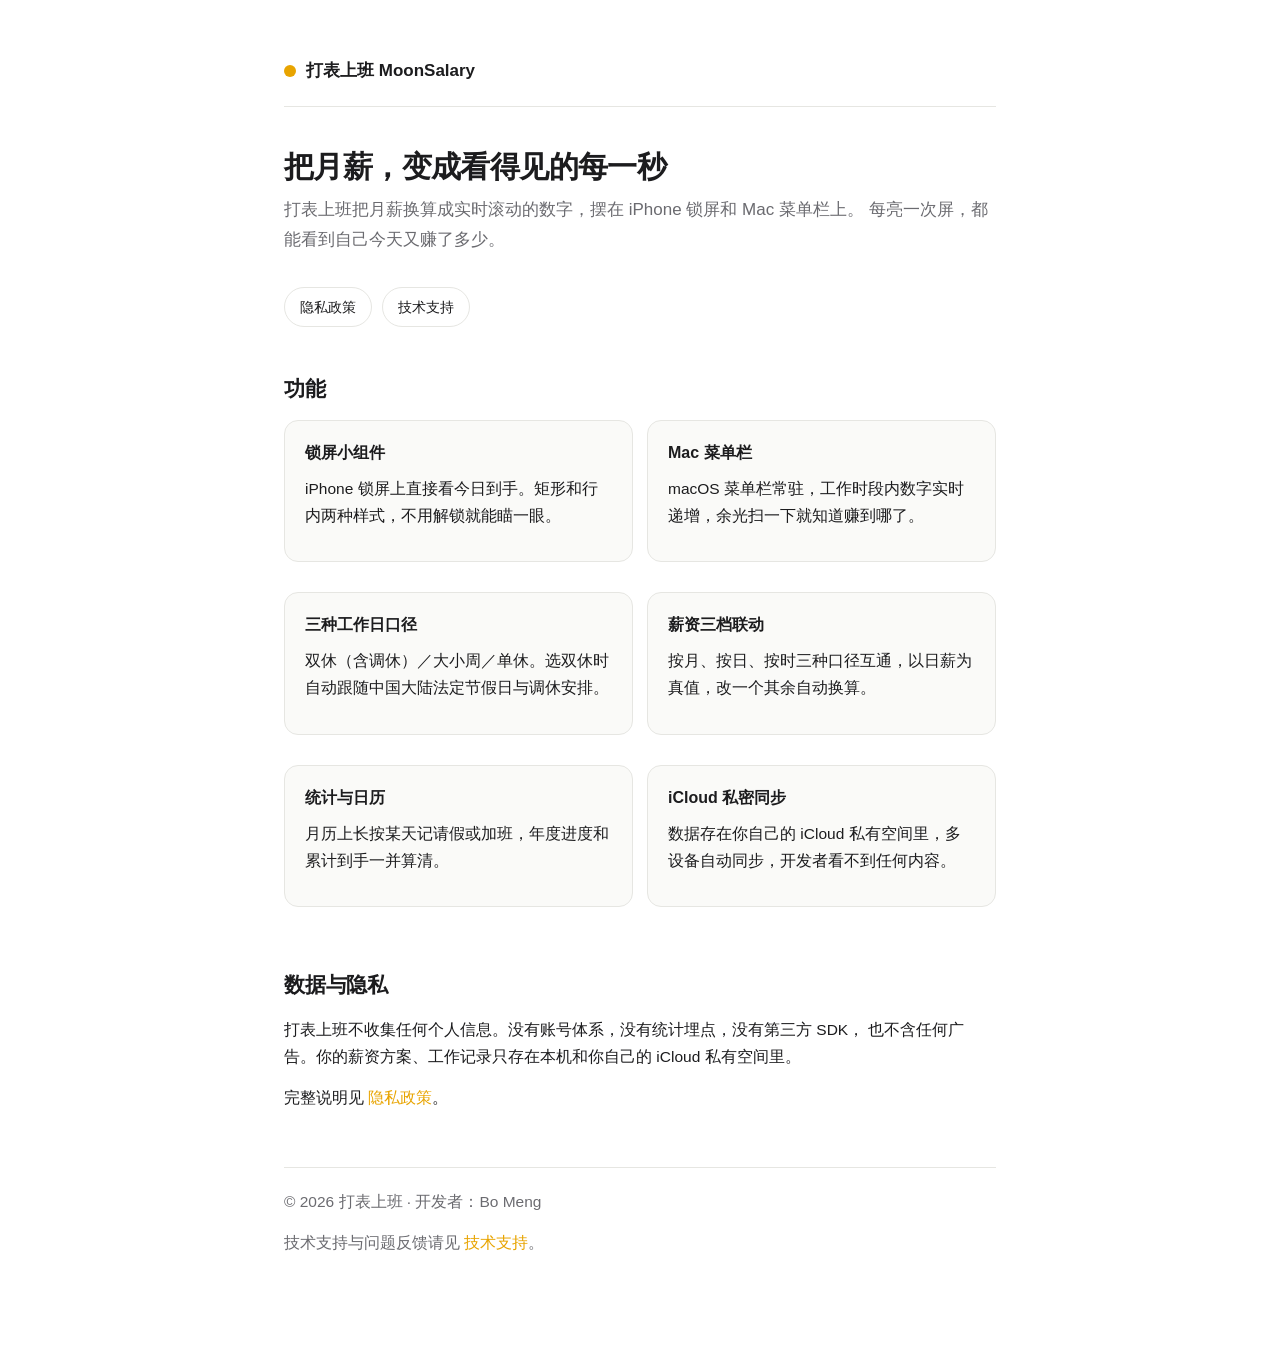
<file: index.html>
<!DOCTYPE html>
<html lang="zh-CN">
<head>
<meta charset="utf-8">
<meta name="viewport" content="width=device-width, initial-scale=1">
<title>打表上班 — 打工人实时进账</title>
<meta name="description" content="打表上班：把月薪换算成看得见的每秒收入，在 iPhone 锁屏和 Mac 菜单栏上实时滚动。">
<link rel="stylesheet" href="styles.css">
</head>
<body>
<div class="wrap">

  <header class="site">
    <div class="brandline"><span class="dot"></span>打表上班 MoonSalary</div>
  </header>

  <h1>把月薪，变成看得见的每一秒</h1>
  <p class="lede">
    打表上班把月薪换算成实时滚动的数字，摆在 iPhone 锁屏和 Mac 菜单栏上。
    每亮一次屏，都能看到自己今天又赚了多少。
  </p>

  <div class="nav">
    <a href="privacy/">隐私政策</a>
    <a href="support/">技术支持</a>
  </div>

  <h2>功能</h2>

  <div class="grid">
    <div class="card">
      <h3>锁屏小组件</h3>
      <p>iPhone 锁屏上直接看今日到手。矩形和行内两种样式，不用解锁就能瞄一眼。</p>
    </div>
    <div class="card">
      <h3>Mac 菜单栏</h3>
      <p>macOS 菜单栏常驻，工作时段内数字实时递增，余光扫一下就知道赚到哪了。</p>
    </div>
    <div class="card">
      <h3>三种工作日口径</h3>
      <p>双休（含调休）／大小周／单休。选双休时自动跟随中国大陆法定节假日与调休安排。</p>
    </div>
    <div class="card">
      <h3>薪资三档联动</h3>
      <p>按月、按日、按时三种口径互通，以日薪为真值，改一个其余自动换算。</p>
    </div>
    <div class="card">
      <h3>统计与日历</h3>
      <p>月历上长按某天记请假或加班，年度进度和累计到手一并算清。</p>
    </div>
    <div class="card">
      <h3>iCloud 私密同步</h3>
      <p>数据存在你自己的 iCloud 私有空间里，多设备自动同步，开发者看不到任何内容。</p>
    </div>
  </div>

  <h2>数据与隐私</h2>
  <p>
    打表上班不收集任何个人信息。没有账号体系，没有统计埋点，没有第三方 SDK，
    也不含任何广告。你的薪资方案、工作记录只存在本机和你自己的 iCloud 私有空间里。
  </p>
  <p>完整说明见 <a href="privacy/">隐私政策</a>。</p>

  <footer class="site">
    <p>© 2026 打表上班 · 开发者：Bo Meng</p>
    <p>技术支持与问题反馈请见 <a href="support/">技术支持</a>。</p>
  </footer>

</div>
</body>
</html>
</file>
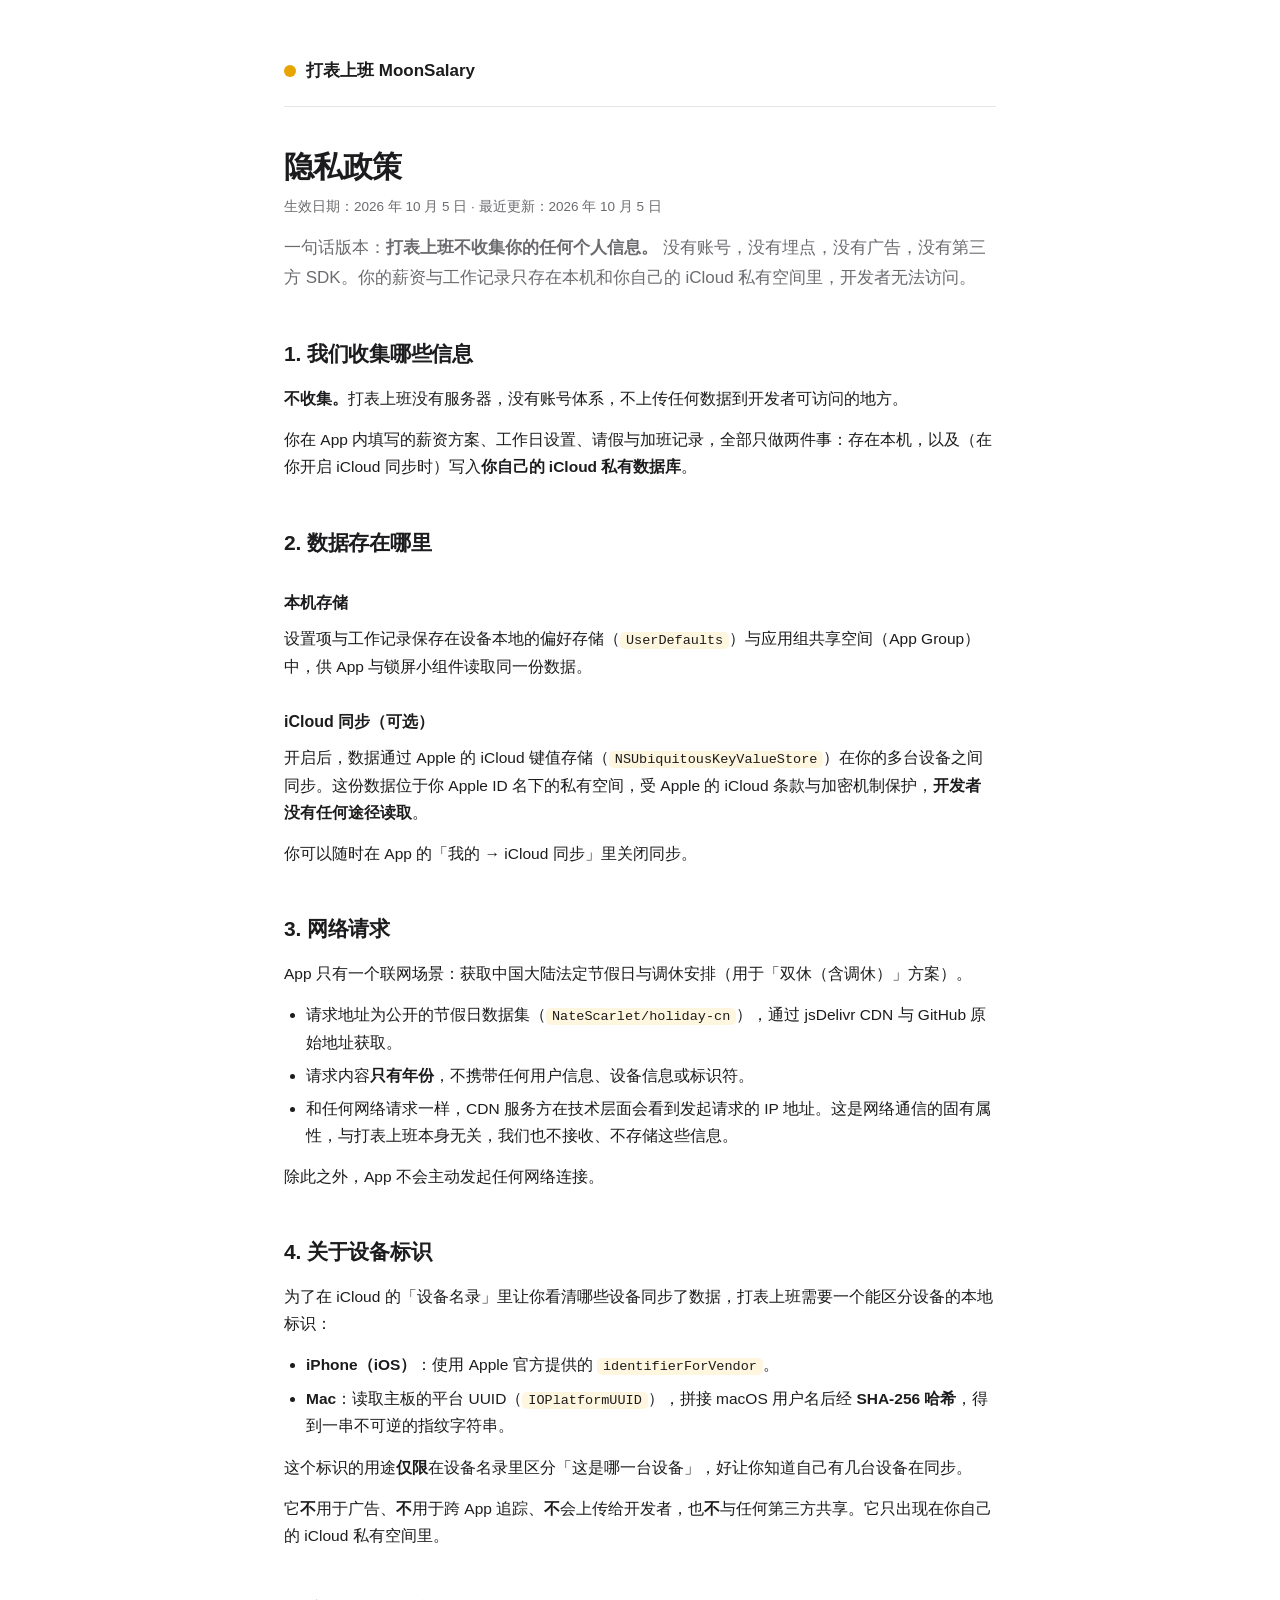
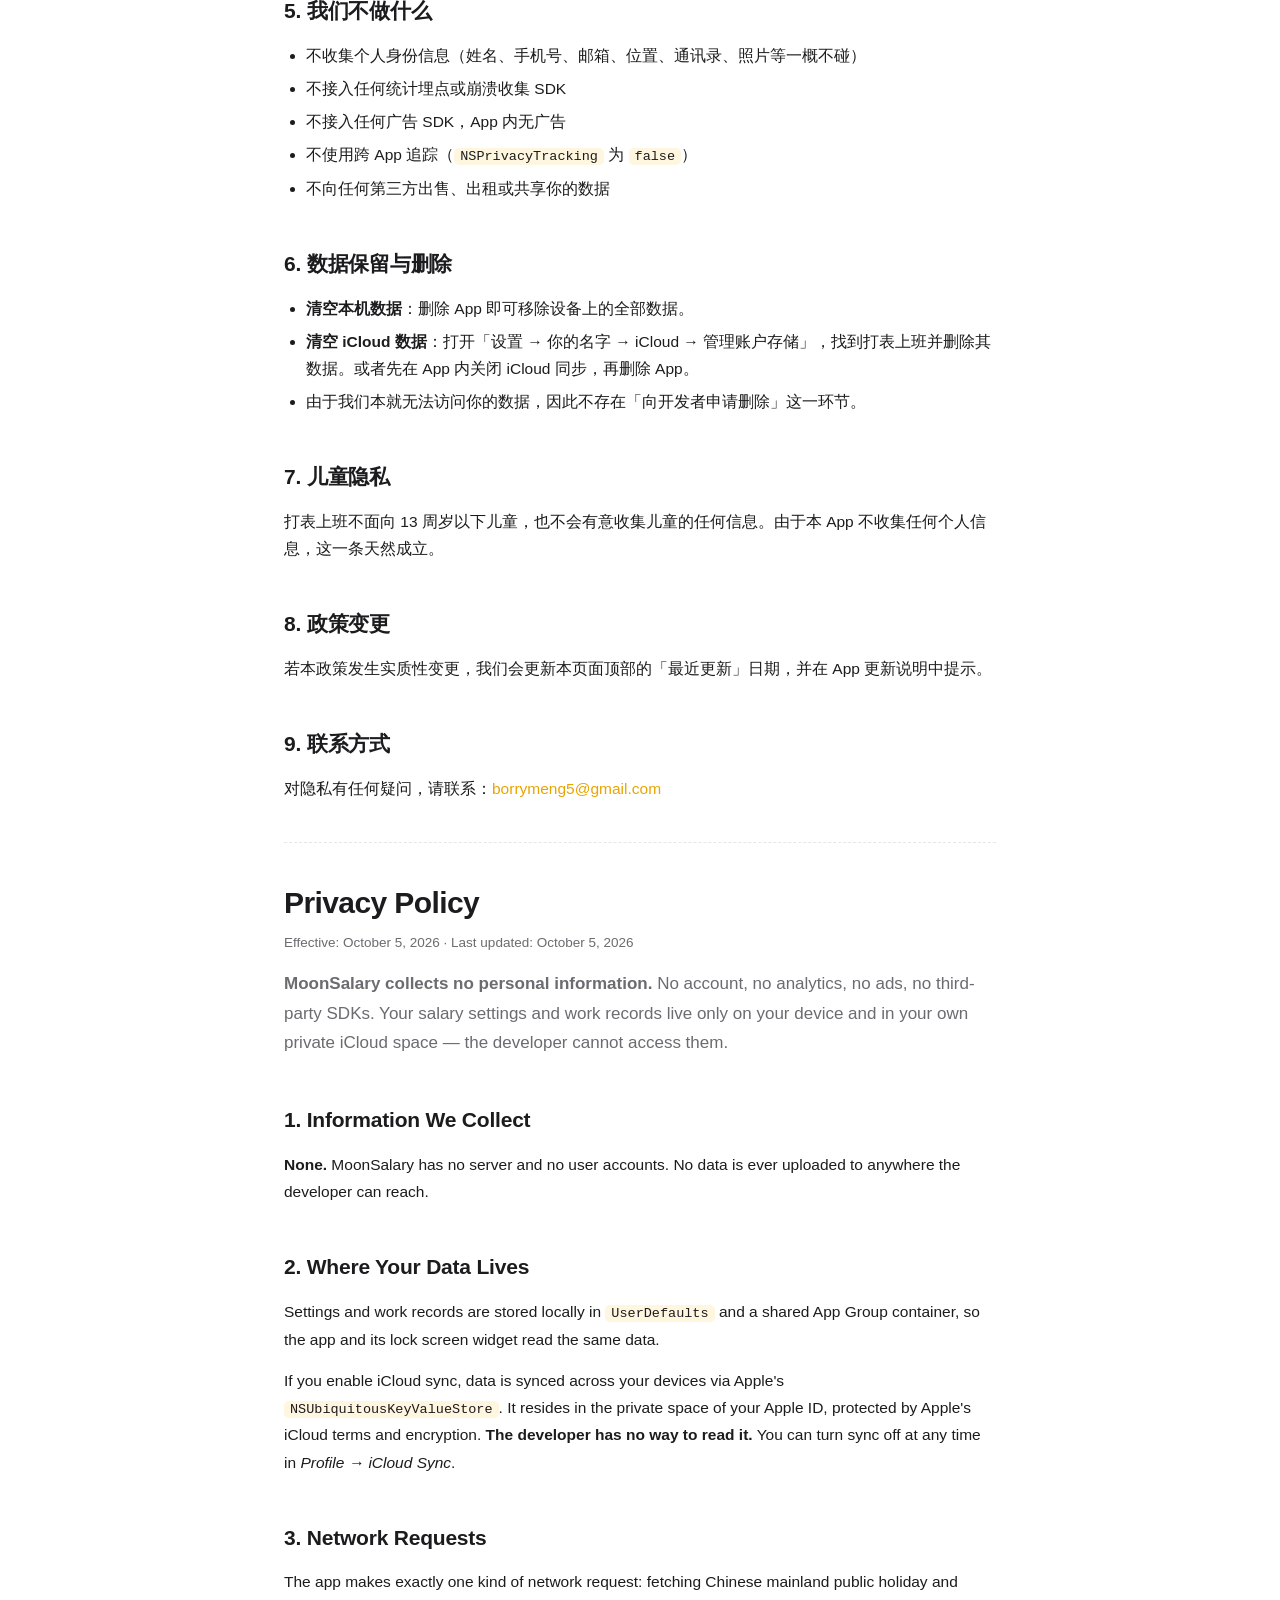
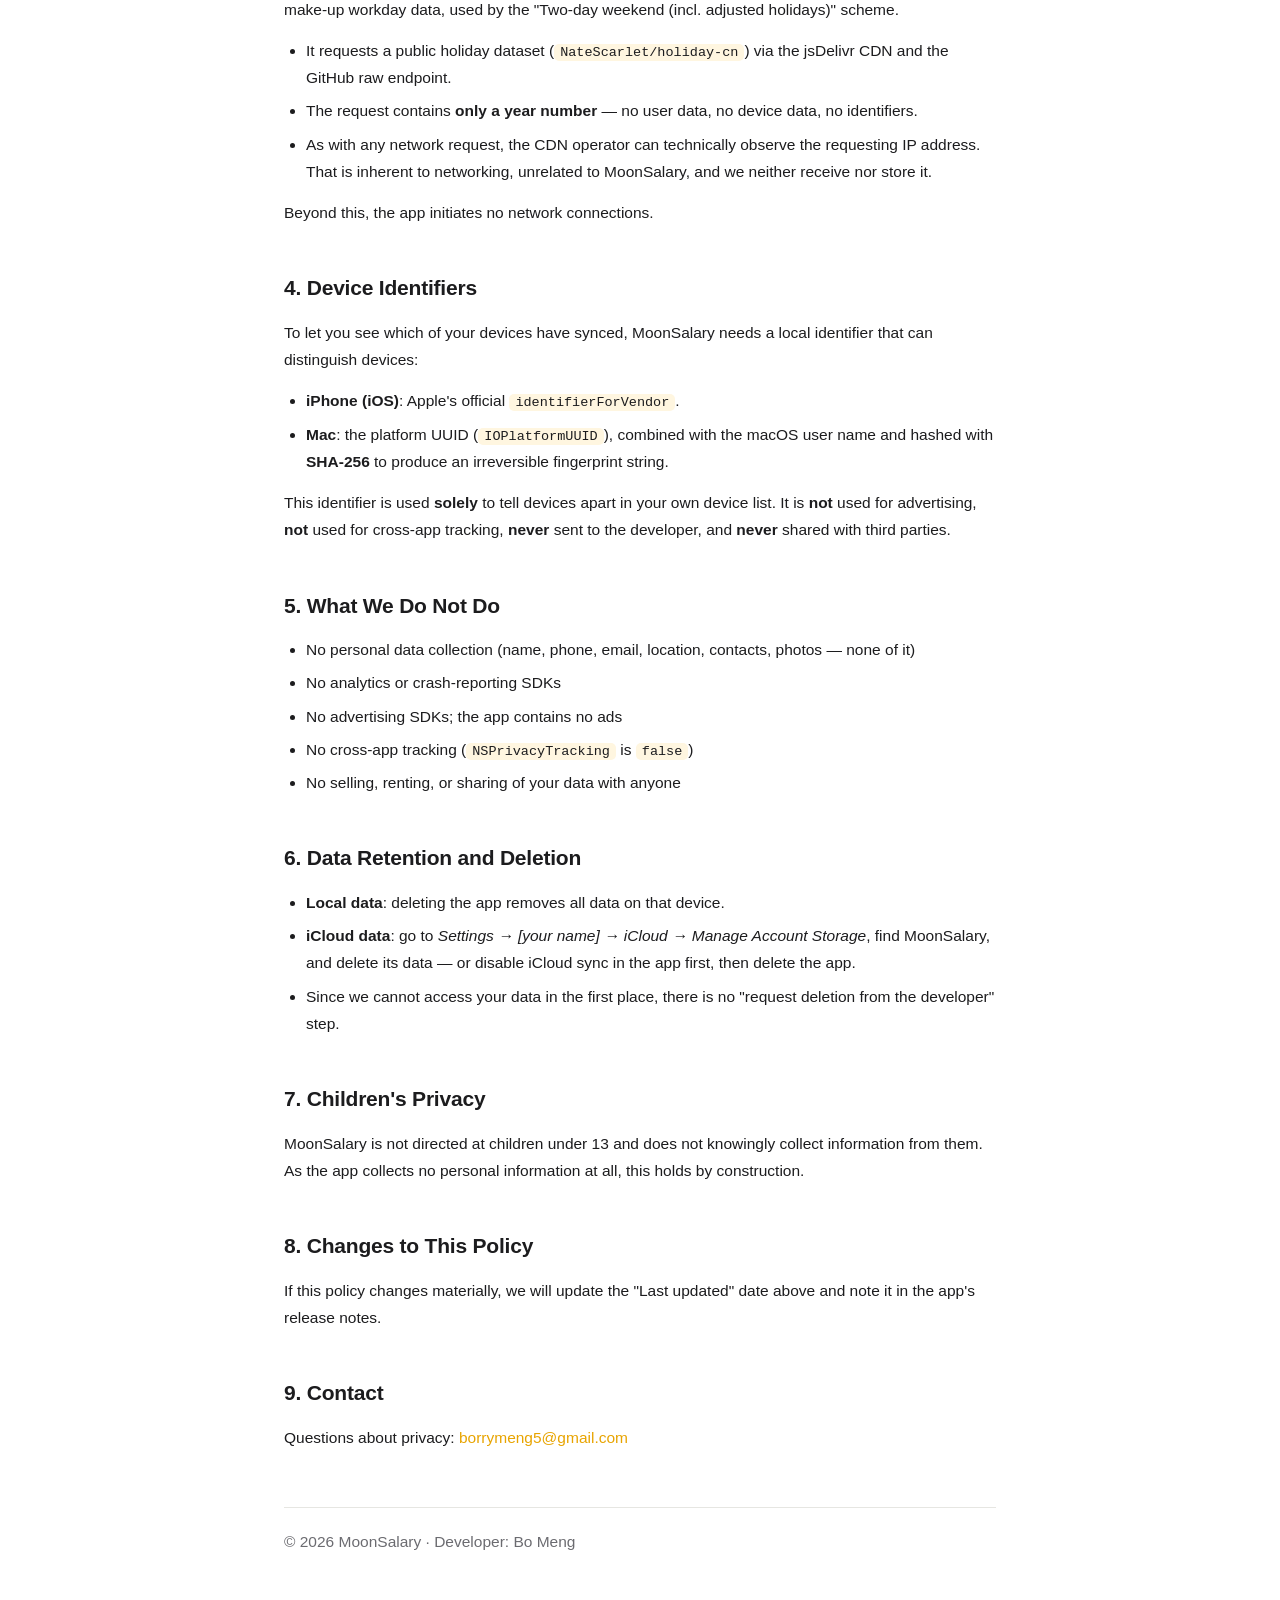
<file: privacy/index.html>
<!DOCTYPE html>
<html lang="zh-CN">
<head>
<meta charset="utf-8">
<meta name="viewport" content="width=device-width, initial-scale=1">
<title>隐私政策 — 打表上班</title>
<meta name="description" content="打表上班隐私政策：不收集任何个人信息，数据仅存本机与用户自己的 iCloud 私有空间。">
<link rel="stylesheet" href="../styles.css">
</head>
<body>
<div class="wrap">

  <header class="site">
    <div class="brandline"><span class="dot"></span>打表上班 MoonSalary</div>
  </header>

  <h1>隐私政策</h1>
  <p class="meta">生效日期：2026 年 10 月 5 日 · 最近更新：2026 年 10 月 5 日</p>

  <p class="lede">
    一句话版本：<strong>打表上班不收集你的任何个人信息。</strong>
    没有账号，没有埋点，没有广告，没有第三方 SDK。你的薪资与工作记录只存在本机和你自己的 iCloud 私有空间里，开发者无法访问。
  </p>

  <h2>1. 我们收集哪些信息</h2>
  <p><strong>不收集。</strong>打表上班没有服务器，没有账号体系，不上传任何数据到开发者可访问的地方。</p>
  <p>你在 App 内填写的薪资方案、工作日设置、请假与加班记录，全部只做两件事：存在本机，以及（在你开启 iCloud 同步时）写入<strong>你自己的 iCloud 私有数据库</strong>。</p>

  <h2>2. 数据存在哪里</h2>

  <h3>本机存储</h3>
  <p>设置项与工作记录保存在设备本地的偏好存储（<code>UserDefaults</code>）与应用组共享空间（App Group）中，供 App 与锁屏小组件读取同一份数据。</p>

  <h3>iCloud 同步（可选）</h3>
  <p>开启后，数据通过 Apple 的 iCloud 键值存储（<code>NSUbiquitousKeyValueStore</code>）在你的多台设备之间同步。这份数据位于你 Apple ID 名下的私有空间，受 Apple 的 iCloud 条款与加密机制保护，<strong>开发者没有任何途径读取</strong>。</p>
  <p>你可以随时在 App 的「我的 → iCloud 同步」里关闭同步。</p>

  <h2>3. 网络请求</h2>
  <p>App 只有一个联网场景：获取中国大陆法定节假日与调休安排（用于「双休（含调休）」方案）。</p>
  <ul>
    <li>请求地址为公开的节假日数据集（<code>NateScarlet/holiday-cn</code>），通过 jsDelivr CDN 与 GitHub 原始地址获取。</li>
    <li>请求内容<strong>只有年份</strong>，不携带任何用户信息、设备信息或标识符。</li>
    <li>和任何网络请求一样，CDN 服务方在技术层面会看到发起请求的 IP 地址。这是网络通信的固有属性，与打表上班本身无关，我们也不接收、不存储这些信息。</li>
  </ul>
  <p>除此之外，App 不会主动发起任何网络连接。</p>

  <h2>4. 关于设备标识</h2>
  <p>为了在 iCloud 的「设备名录」里让你看清哪些设备同步了数据，打表上班需要一个能区分设备的本地标识：</p>
  <ul>
    <li><strong>iPhone（iOS）</strong>：使用 Apple 官方提供的 <code>identifierForVendor</code>。</li>
    <li><strong>Mac</strong>：读取主板的平台 UUID（<code>IOPlatformUUID</code>），拼接 macOS 用户名后经 <strong>SHA-256 哈希</strong>，得到一串不可逆的指纹字符串。</li>
  </ul>
  <p>这个标识的用途<strong>仅限</strong>在设备名录里区分「这是哪一台设备」，好让你知道自己有几台设备在同步。</p>
  <p>它<strong>不</strong>用于广告、<strong>不</strong>用于跨 App 追踪、<strong>不</strong>会上传给开发者，也<strong>不</strong>与任何第三方共享。它只出现在你自己的 iCloud 私有空间里。</p>

  <h2>5. 我们不做什么</h2>
  <ul>
    <li>不收集个人身份信息（姓名、手机号、邮箱、位置、通讯录、照片等一概不碰）</li>
    <li>不接入任何统计埋点或崩溃收集 SDK</li>
    <li>不接入任何广告 SDK，App 内无广告</li>
    <li>不使用跨 App 追踪（<code>NSPrivacyTracking</code> 为 <code>false</code>）</li>
    <li>不向任何第三方出售、出租或共享你的数据</li>
  </ul>

  <h2>6. 数据保留与删除</h2>
  <ul>
    <li><strong>清空本机数据</strong>：删除 App 即可移除设备上的全部数据。</li>
    <li><strong>清空 iCloud 数据</strong>：打开「设置 → 你的名字 → iCloud → 管理账户存储」，找到打表上班并删除其数据。或者先在 App 内关闭 iCloud 同步，再删除 App。</li>
    <li>由于我们本就无法访问你的数据，因此不存在「向开发者申请删除」这一环节。</li>
  </ul>

  <h2>7. 儿童隐私</h2>
  <p>打表上班不面向 13 周岁以下儿童，也不会有意收集儿童的任何信息。由于本 App 不收集任何个人信息，这一条天然成立。</p>

  <h2>8. 政策变更</h2>
  <p>若本政策发生实质性变更，我们会更新本页面顶部的「最近更新」日期，并在 App 更新说明中提示。</p>

  <h2>9. 联系方式</h2>
  <p>对隐私有任何疑问，请联系：<a href="mailto:borrymeng5@gmail.com">borrymeng5@gmail.com</a></p>

  <hr class="lang-split">

  <h1>Privacy Policy</h1>
  <p class="meta">Effective: October 5, 2026 · Last updated: October 5, 2026</p>

  <p class="lede">
    <strong>MoonSalary collects no personal information.</strong> No account, no analytics, no ads,
    no third-party SDKs. Your salary settings and work records live only on your device and in your own
    private iCloud space — the developer cannot access them.
  </p>

  <h2>1. Information We Collect</h2>
  <p><strong>None.</strong> MoonSalary has no server and no user accounts. No data is ever uploaded to
  anywhere the developer can reach.</p>

  <h2>2. Where Your Data Lives</h2>
  <p>Settings and work records are stored locally in <code>UserDefaults</code> and a shared App Group
  container, so the app and its lock screen widget read the same data.</p>
  <p>If you enable iCloud sync, data is synced across your devices via Apple's
  <code>NSUbiquitousKeyValueStore</code>. It resides in the private space of your Apple ID, protected by
  Apple's iCloud terms and encryption. <strong>The developer has no way to read it.</strong> You can turn
  sync off at any time in <em>Profile → iCloud Sync</em>.</p>

  <h2>3. Network Requests</h2>
  <p>The app makes exactly one kind of network request: fetching Chinese mainland public holiday and
  make-up workday data, used by the "Two-day weekend (incl. adjusted holidays)" scheme.</p>
  <ul>
    <li>It requests a public holiday dataset (<code>NateScarlet/holiday-cn</code>) via the jsDelivr CDN and
      the GitHub raw endpoint.</li>
    <li>The request contains <strong>only a year number</strong> — no user data, no device data, no identifiers.</li>
    <li>As with any network request, the CDN operator can technically observe the requesting IP address.
      That is inherent to networking, unrelated to MoonSalary, and we neither receive nor store it.</li>
  </ul>
  <p>Beyond this, the app initiates no network connections.</p>

  <h2>4. Device Identifiers</h2>
  <p>To let you see which of your devices have synced, MoonSalary needs a local identifier that can
  distinguish devices:</p>
  <ul>
    <li><strong>iPhone (iOS)</strong>: Apple's official <code>identifierForVendor</code>.</li>
    <li><strong>Mac</strong>: the platform UUID (<code>IOPlatformUUID</code>), combined with the macOS user
      name and hashed with <strong>SHA-256</strong> to produce an irreversible fingerprint string.</li>
  </ul>
  <p>This identifier is used <strong>solely</strong> to tell devices apart in your own device list. It is
  <strong>not</strong> used for advertising, <strong>not</strong> used for cross-app tracking,
  <strong>never</strong> sent to the developer, and <strong>never</strong> shared with third parties.</p>

  <h2>5. What We Do Not Do</h2>
  <ul>
    <li>No personal data collection (name, phone, email, location, contacts, photos — none of it)</li>
    <li>No analytics or crash-reporting SDKs</li>
    <li>No advertising SDKs; the app contains no ads</li>
    <li>No cross-app tracking (<code>NSPrivacyTracking</code> is <code>false</code>)</li>
    <li>No selling, renting, or sharing of your data with anyone</li>
  </ul>

  <h2>6. Data Retention and Deletion</h2>
  <ul>
    <li><strong>Local data</strong>: deleting the app removes all data on that device.</li>
    <li><strong>iCloud data</strong>: go to <em>Settings → [your name] → iCloud → Manage Account Storage</em>,
      find MoonSalary, and delete its data — or disable iCloud sync in the app first, then delete the app.</li>
    <li>Since we cannot access your data in the first place, there is no "request deletion from the developer"
      step.</li>
  </ul>

  <h2>7. Children's Privacy</h2>
  <p>MoonSalary is not directed at children under 13 and does not knowingly collect information from them.
  As the app collects no personal information at all, this holds by construction.</p>

  <h2>8. Changes to This Policy</h2>
  <p>If this policy changes materially, we will update the "Last updated" date above and note it in the
  app's release notes.</p>

  <h2>9. Contact</h2>
  <p>Questions about privacy: <a href="mailto:borrymeng5@gmail.com">borrymeng5@gmail.com</a></p>

  <footer class="site">
    <p>© 2026 MoonSalary · Developer: Bo Meng</p>
  </footer>

</div>
</body>
</html>
</file>
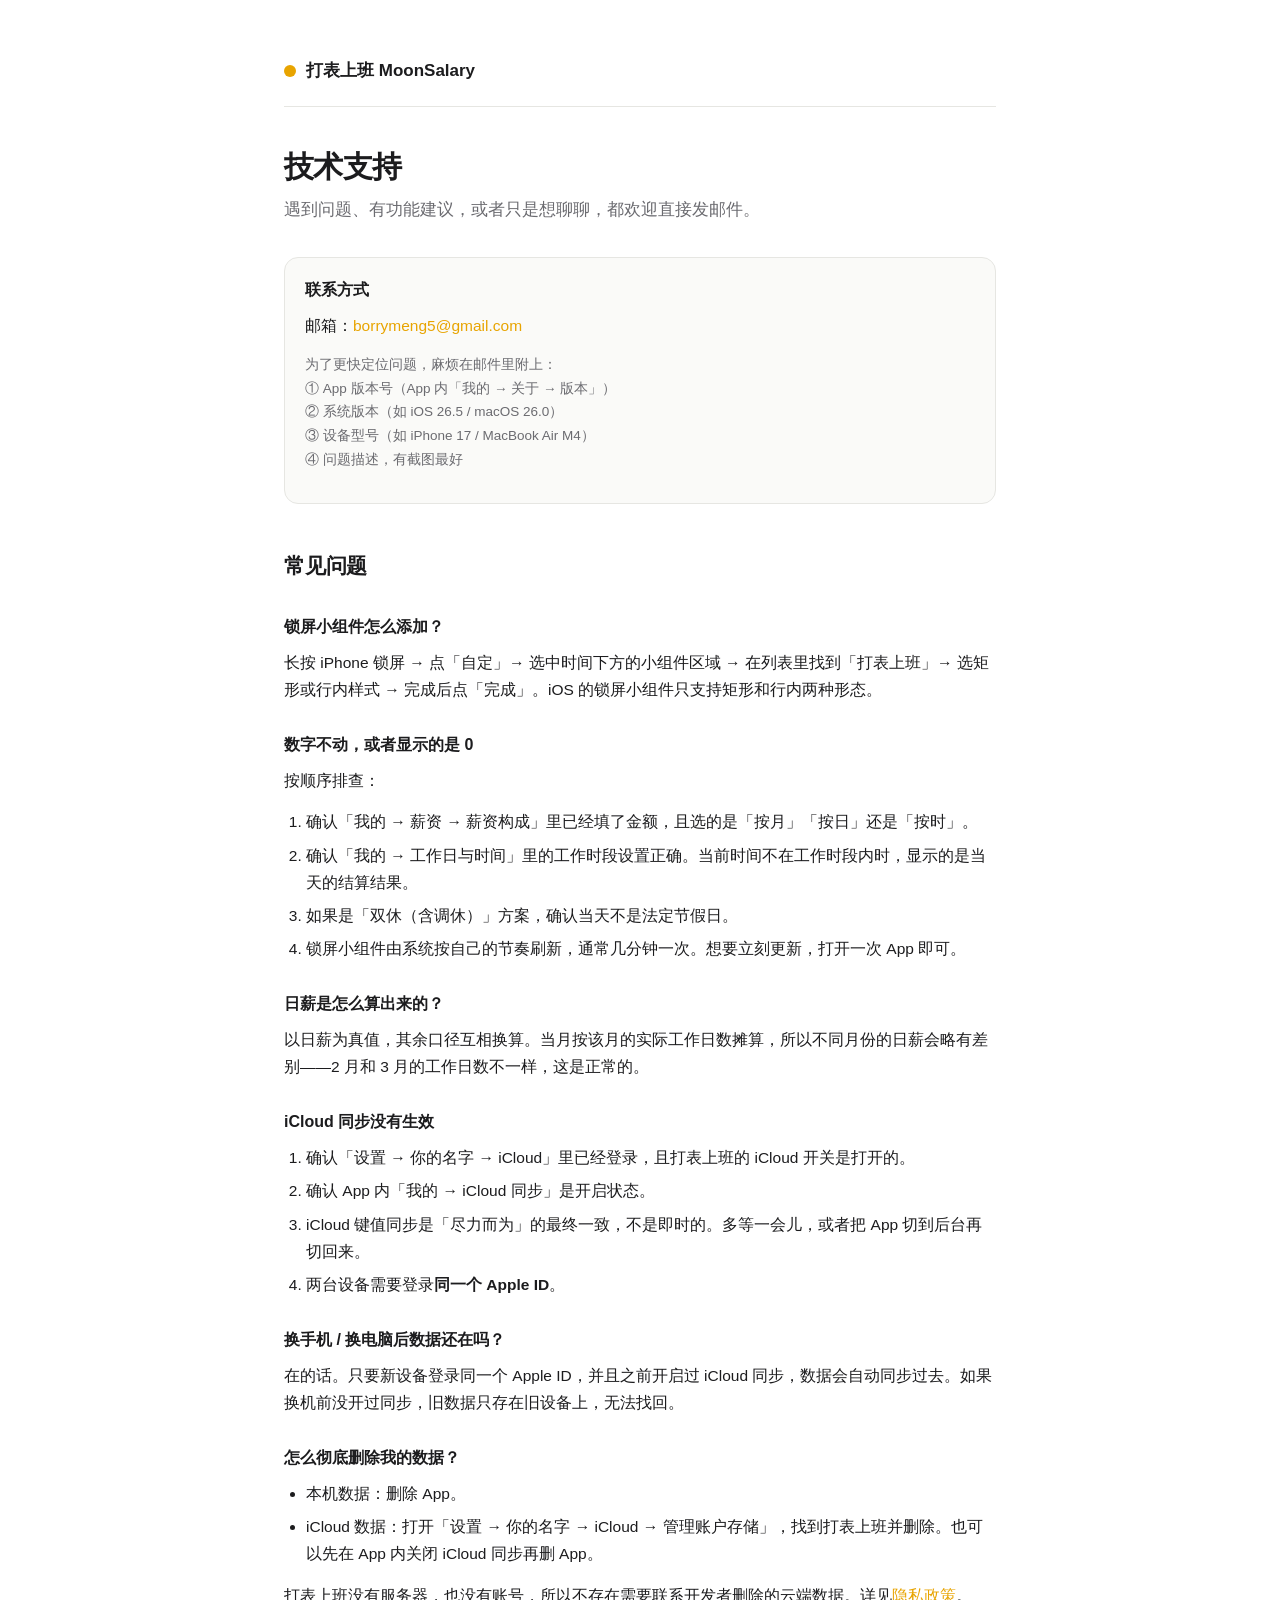
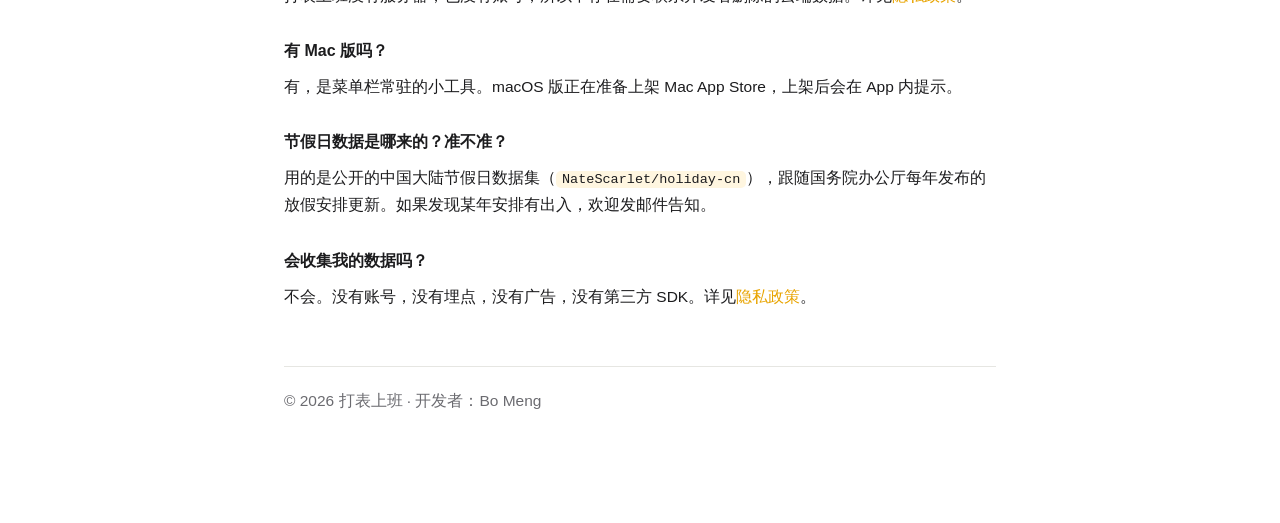
<file: support/index.html>
<!DOCTYPE html>
<html lang="zh-CN">
<head>
<meta charset="utf-8">
<meta name="viewport" content="width=device-width, initial-scale=1">
<title>技术支持 — 打表上班</title>
<meta name="description" content="打表上班技术支持：联系方式与常见问题解答。">
<link rel="stylesheet" href="../styles.css">
</head>
<body>
<div class="wrap">

  <header class="site">
    <div class="brandline"><span class="dot"></span>打表上班 MoonSalary</div>
  </header>

  <h1>技术支持</h1>
  <p class="lede">遇到问题、有功能建议，或者只是想聊聊，都欢迎直接发邮件。</p>

  <div class="card">
    <h3>联系方式</h3>
    <p>邮箱：<a href="mailto:borrymeng5@gmail.com">borrymeng5@gmail.com</a></p>
    <p class="meta">
      为了更快定位问题，麻烦在邮件里附上：<br>
      ① App 版本号（App 内「我的 → 关于 → 版本」）<br>
      ② 系统版本（如 iOS 26.5 / macOS 26.0）<br>
      ③ 设备型号（如 iPhone 17 / MacBook Air M4）<br>
      ④ 问题描述，有截图最好
    </p>
  </div>

  <h2>常见问题</h2>

  <h3>锁屏小组件怎么添加？</h3>
  <p>长按 iPhone 锁屏 → 点「自定」→ 选中时间下方的小组件区域 → 在列表里找到「打表上班」→ 选矩形或行内样式 → 完成后点「完成」。iOS 的锁屏小组件只支持矩形和行内两种形态。</p>

  <h3>数字不动，或者显示的是 0</h3>
  <p>按顺序排查：</p>
  <ol>
    <li>确认「我的 → 薪资 → 薪资构成」里已经填了金额，且选的是「按月」「按日」还是「按时」。</li>
    <li>确认「我的 → 工作日与时间」里的工作时段设置正确。当前时间不在工作时段内时，显示的是当天的结算结果。</li>
    <li>如果是「双休（含调休）」方案，确认当天不是法定节假日。</li>
    <li>锁屏小组件由系统按自己的节奏刷新，通常几分钟一次。想要立刻更新，打开一次 App 即可。</li>
  </ol>

  <h3>日薪是怎么算出来的？</h3>
  <p>以日薪为真值，其余口径互相换算。当月按该月的实际工作日数摊算，所以不同月份的日薪会略有差别——2 月和 3 月的工作日数不一样，这是正常的。</p>

  <h3>iCloud 同步没有生效</h3>
  <ol>
    <li>确认「设置 → 你的名字 → iCloud」里已经登录，且打表上班的 iCloud 开关是打开的。</li>
    <li>确认 App 内「我的 → iCloud 同步」是开启状态。</li>
    <li>iCloud 键值同步是「尽力而为」的最终一致，不是即时的。多等一会儿，或者把 App 切到后台再切回来。</li>
    <li>两台设备需要登录<strong>同一个 Apple ID</strong>。</li>
  </ol>

  <h3>换手机 / 换电脑后数据还在吗？</h3>
  <p>在的话。只要新设备登录同一个 Apple ID，并且之前开启过 iCloud 同步，数据会自动同步过去。如果换机前没开过同步，旧数据只存在旧设备上，无法找回。</p>

  <h3>怎么彻底删除我的数据？</h3>
  <ul>
    <li>本机数据：删除 App。</li>
    <li>iCloud 数据：打开「设置 → 你的名字 → iCloud → 管理账户存储」，找到打表上班并删除。也可以先在 App 内关闭 iCloud 同步再删 App。</li>
  </ul>
  <p>打表上班没有服务器，也没有账号，所以不存在需要联系开发者删除的云端数据。详见<a href="../privacy/">隐私政策</a>。</p>

  <h3>有 Mac 版吗？</h3>
  <p>有，是菜单栏常驻的小工具。macOS 版正在准备上架 Mac App Store，上架后会在 App 内提示。</p>

  <h3>节假日数据是哪来的？准不准？</h3>
  <p>用的是公开的中国大陆节假日数据集（<code>NateScarlet/holiday-cn</code>），跟随国务院办公厅每年发布的放假安排更新。如果发现某年安排有出入，欢迎发邮件告知。</p>

  <h3>会收集我的数据吗？</h3>
  <p>不会。没有账号，没有埋点，没有广告，没有第三方 SDK。详见<a href="../privacy/">隐私政策</a>。</p>

  <footer class="site">
    <p>© 2026 打表上班 · 开发者：Bo Meng</p>
  </footer>

</div>
</body>
</html>
</file>
<file: styles.css>
:root {
  --brand: #E8A400;
  --brand-soft: #FFF6E0;
  --bg: #FFFFFF;
  --bg-soft: #FAFAF8;
  --fg: #1C1C1E;
  --fg-muted: #6B6B70;
  --border: #E6E6E2;
  --radius: 14px;
}

@media (prefers-color-scheme: dark) {
  :root {
    --brand: #FFC730;
    --brand-soft: #2A2415;
    --bg: #121214;
    --bg-soft: #1A1A1D;
    --fg: #F2F2F4;
    --fg-muted: #A0A0A6;
    --border: #2E2E32;
  }
}

* { box-sizing: border-box; }

body {
  margin: 0;
  background: var(--bg);
  color: var(--fg);
  font-family: -apple-system, BlinkMacSystemFont, "SF Pro Text", "PingFang SC",
    "Hiragino Sans GB", "Microsoft YaHei", sans-serif;
  line-height: 1.75;
  -webkit-font-smoothing: antialiased;
}

.wrap { max-width: 760px; margin: 0 auto; padding: 56px 24px 96px; }

header.site {
  border-bottom: 1px solid var(--border);
  padding-bottom: 20px;
  margin-bottom: 40px;
}

header.site .brandline {
  display: flex;
  align-items: center;
  gap: 10px;
  font-weight: 700;
  font-size: 17px;
}

header.site .dot {
  width: 12px; height: 12px; border-radius: 50%;
  background: var(--brand);
  display: inline-block;
}

h1 { font-size: 30px; line-height: 1.35; margin: 0 0 8px; letter-spacing: -0.02em; }
h2 { font-size: 21px; margin: 44px 0 12px; letter-spacing: -0.01em; }
h3 { font-size: 16px; margin: 28px 0 8px; }
p, li { font-size: 15.5px; }
p { margin: 0 0 14px; }
ul, ol { padding-left: 22px; margin: 0 0 14px; }
li { margin-bottom: 6px; }

a { color: var(--brand); text-decoration: none; }
a:hover { text-decoration: underline; }

.lede { font-size: 17px; color: var(--fg-muted); margin-bottom: 32px; }
.meta { font-size: 13.5px; color: var(--fg-muted); }

.card {
  background: var(--bg-soft);
  border: 1px solid var(--border);
  border-radius: var(--radius);
  padding: 18px 20px;
  margin: 0 0 16px;
}
.card h3 { margin-top: 0; }

.grid { display: grid; grid-template-columns: 1fr 1fr; gap: 14px; }
@media (max-width: 620px) { .grid { grid-template-columns: 1fr; } }

.nav { display: flex; flex-wrap: wrap; gap: 10px; margin: 28px 0 0; }
.nav a {
  border: 1px solid var(--border);
  border-radius: 999px;
  padding: 7px 15px;
  font-size: 14px;
  color: var(--fg);
}
.nav a:hover { border-color: var(--brand); color: var(--brand); text-decoration: none; }

table { width: 100%; border-collapse: collapse; margin: 0 0 18px; font-size: 14.5px; }
th, td { text-align: left; padding: 9px 10px; border-bottom: 1px solid var(--border); vertical-align: top; }
th { color: var(--fg-muted); font-weight: 600; font-size: 13px; }

code {
  background: var(--brand-soft);
  border-radius: 5px;
  padding: 1px 6px;
  font-size: 13.5px;
  font-family: ui-monospace, SFMono-Regular, Menlo, monospace;
}

hr { border: none; border-top: 1px solid var(--border); margin: 44px 0; }

footer.site {
  border-top: 1px solid var(--border);
  margin-top: 56px;
  padding-top: 20px;
  font-size: 13.5px;
  color: var(--fg-muted);
}

.lang-split { border-top: 1px dashed var(--border); margin: 40px 0; }
</file>
